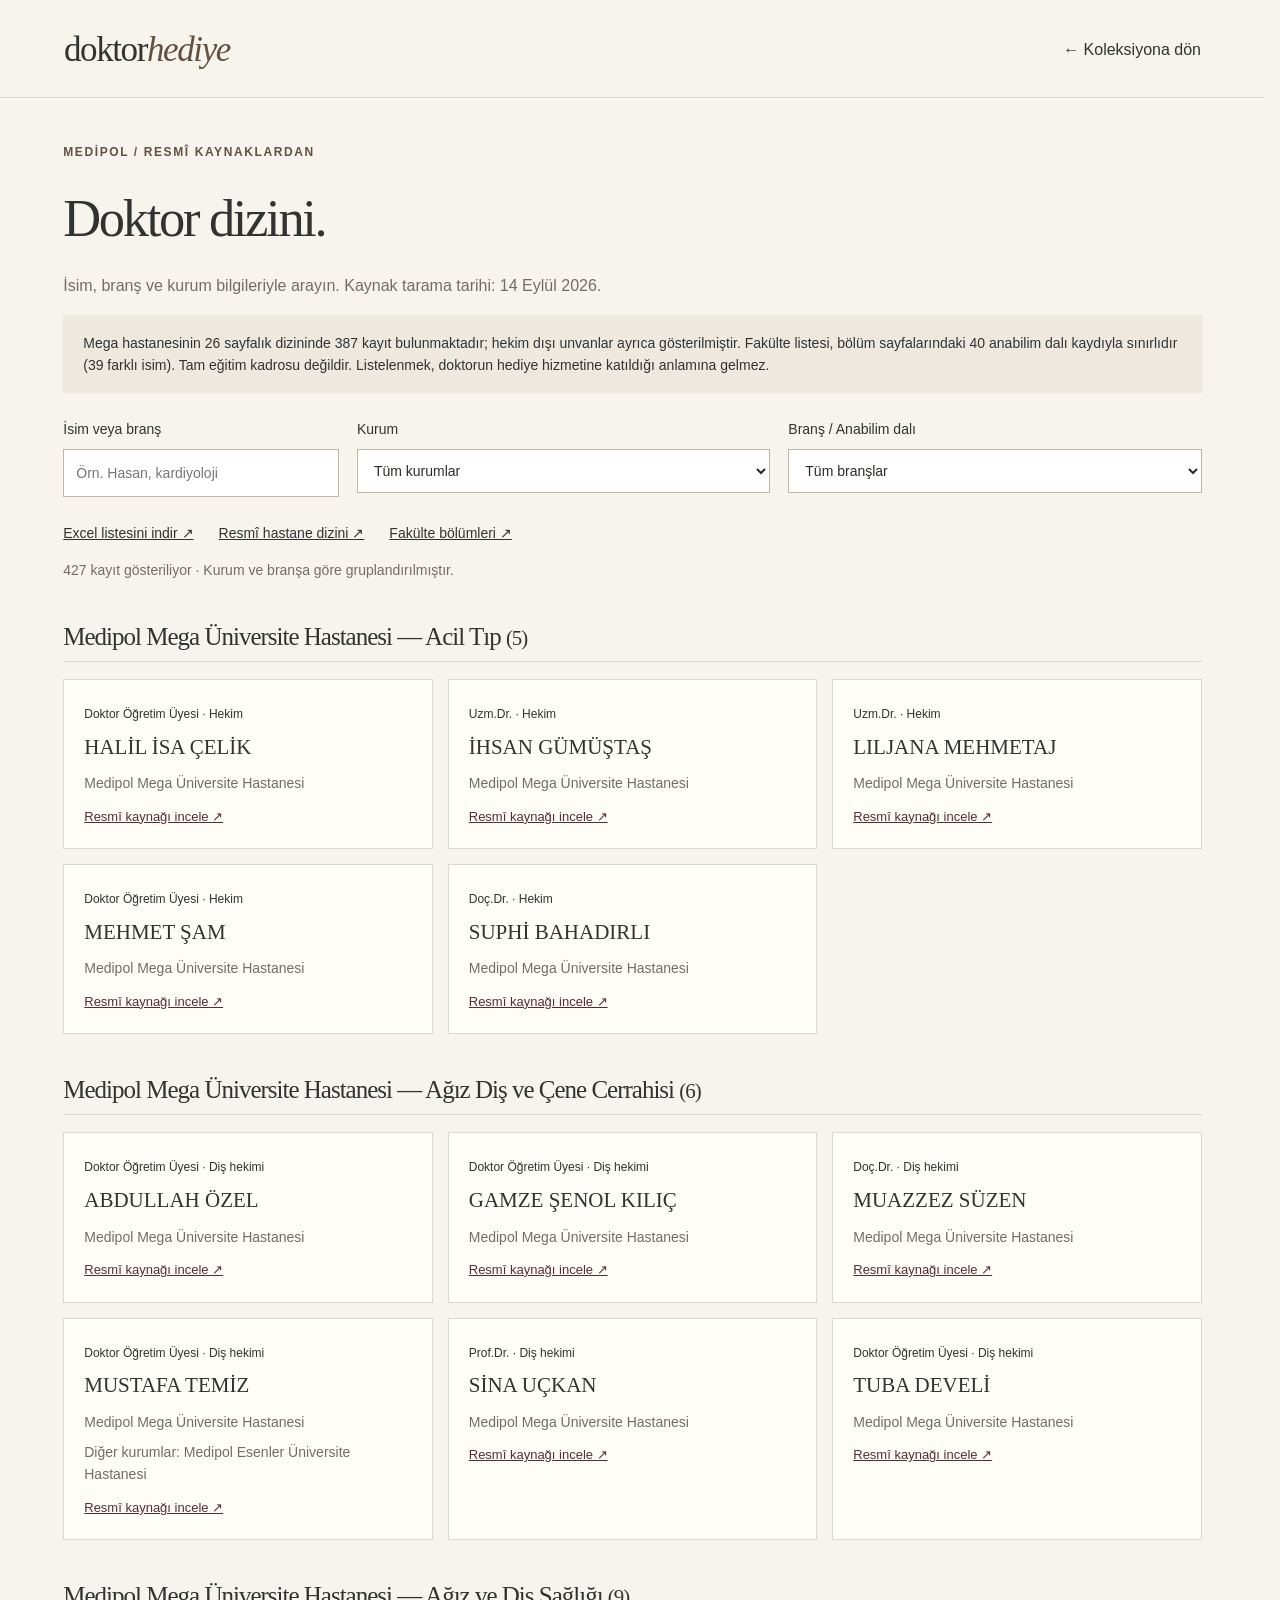
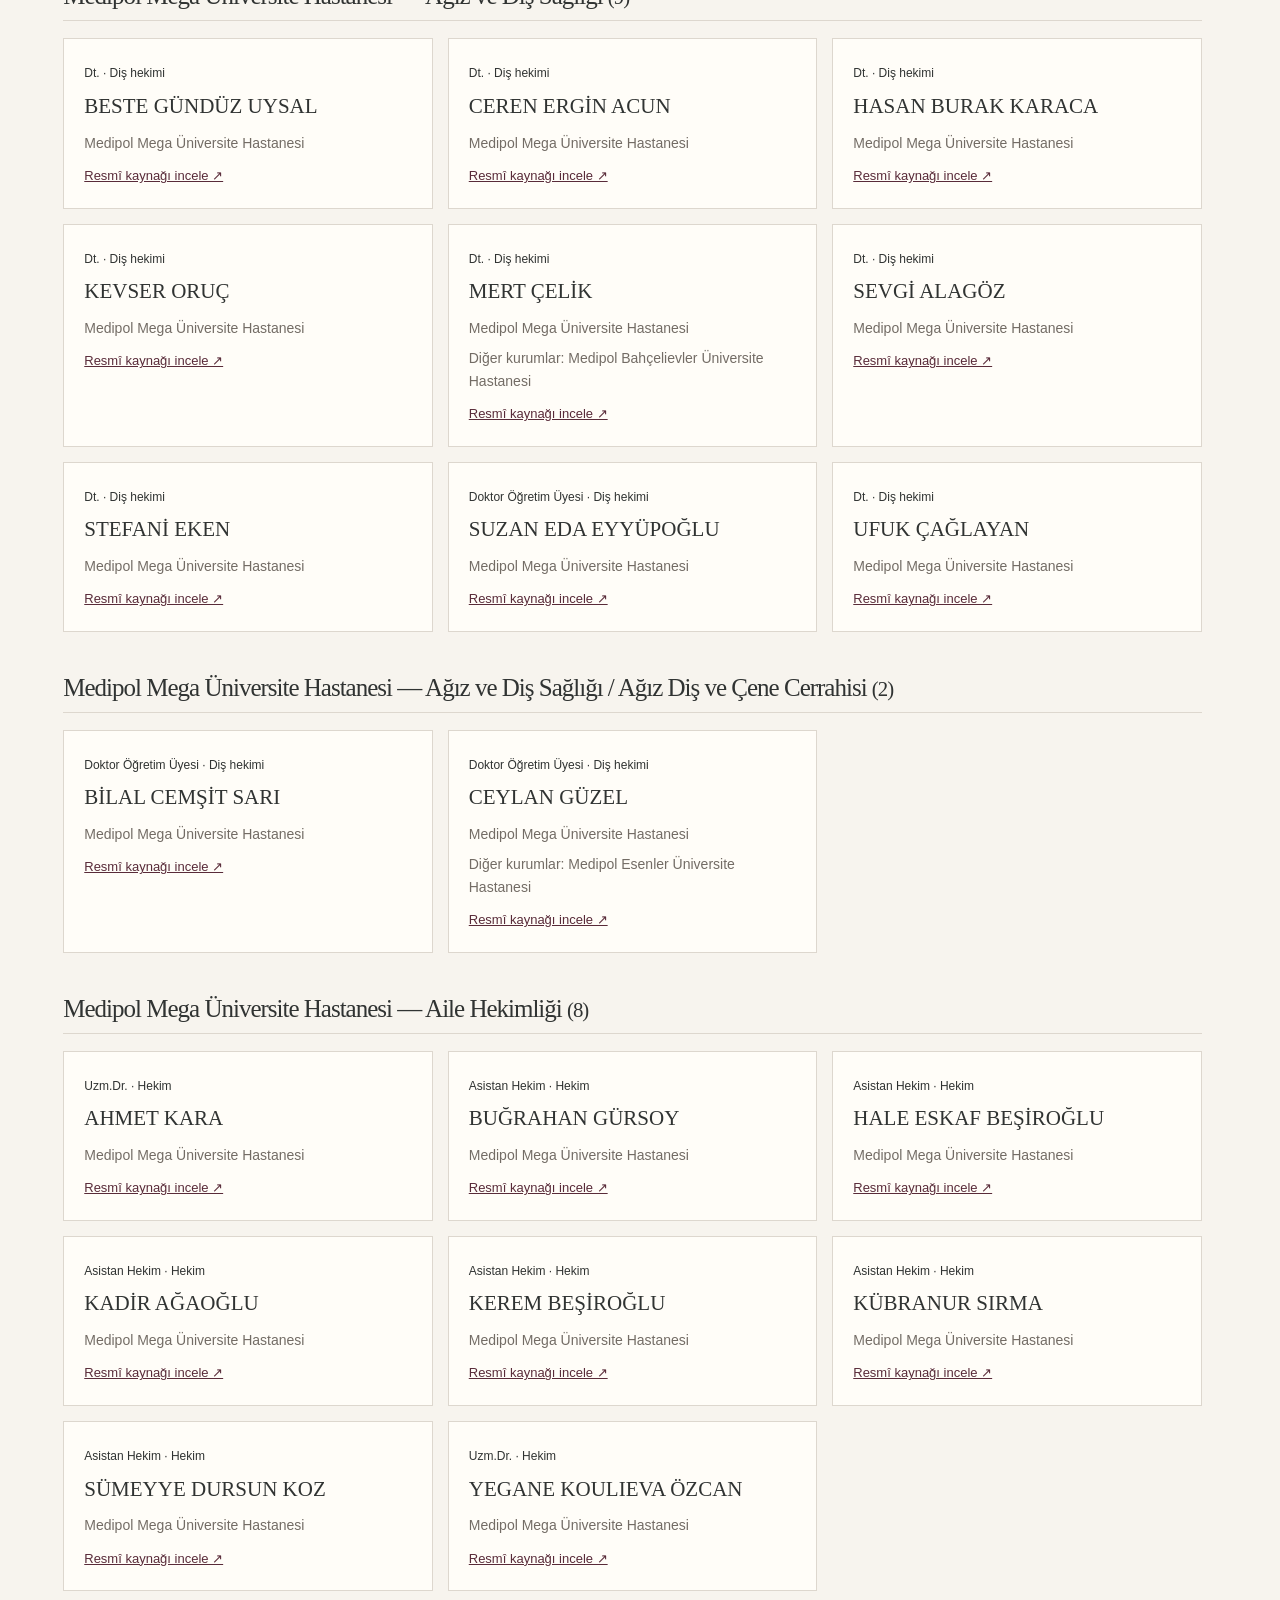
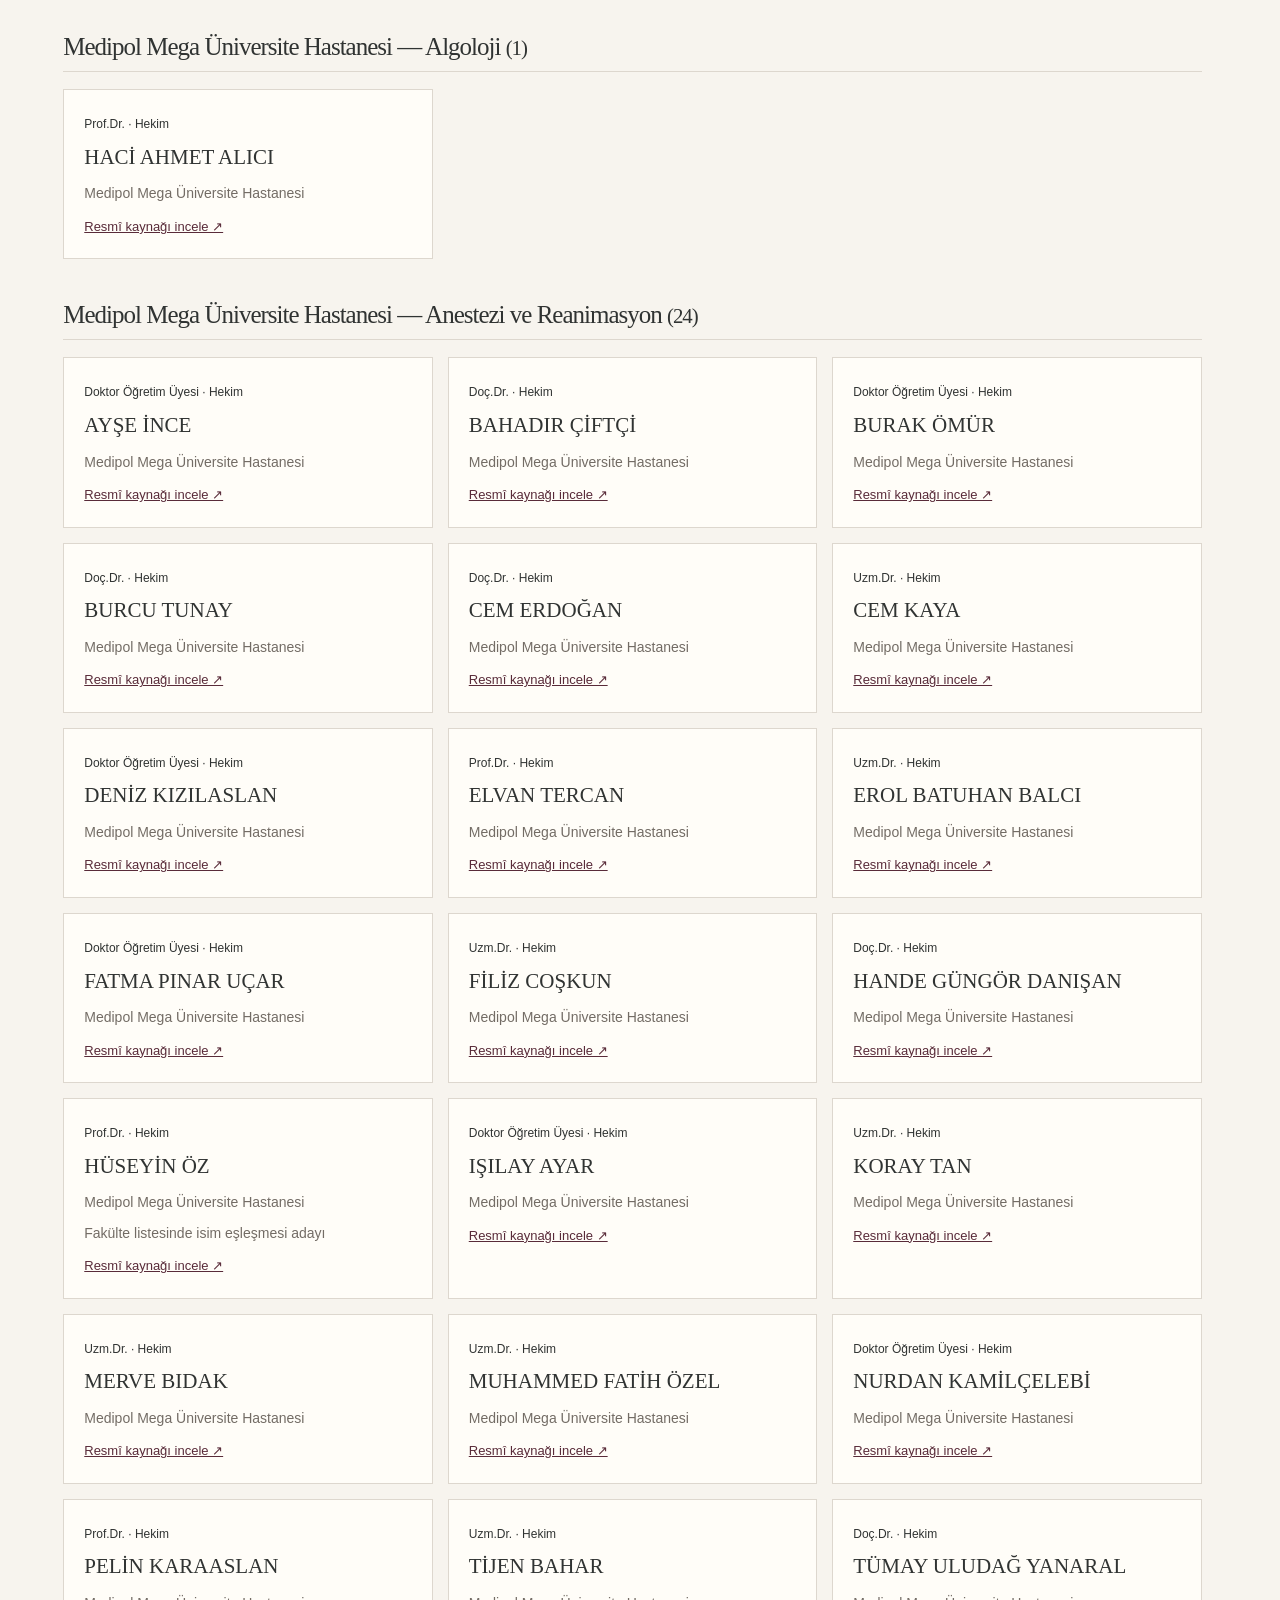
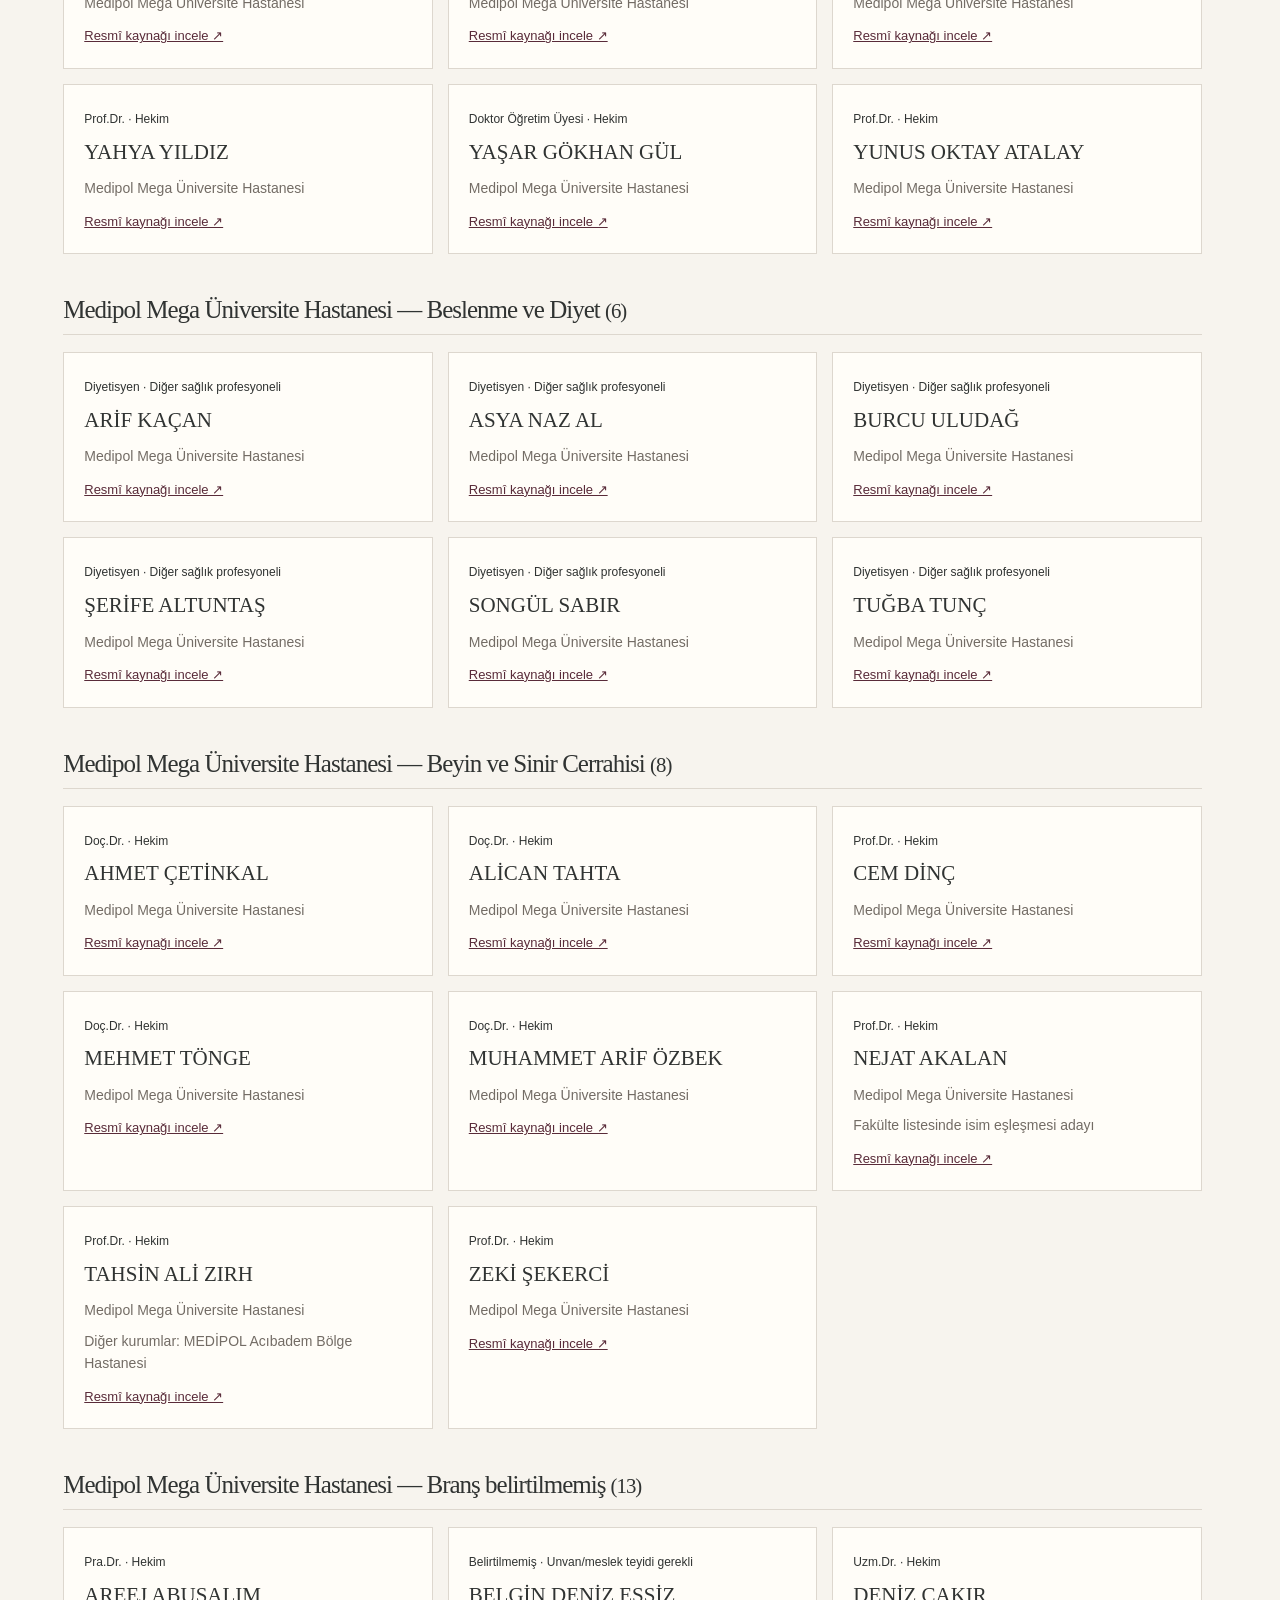
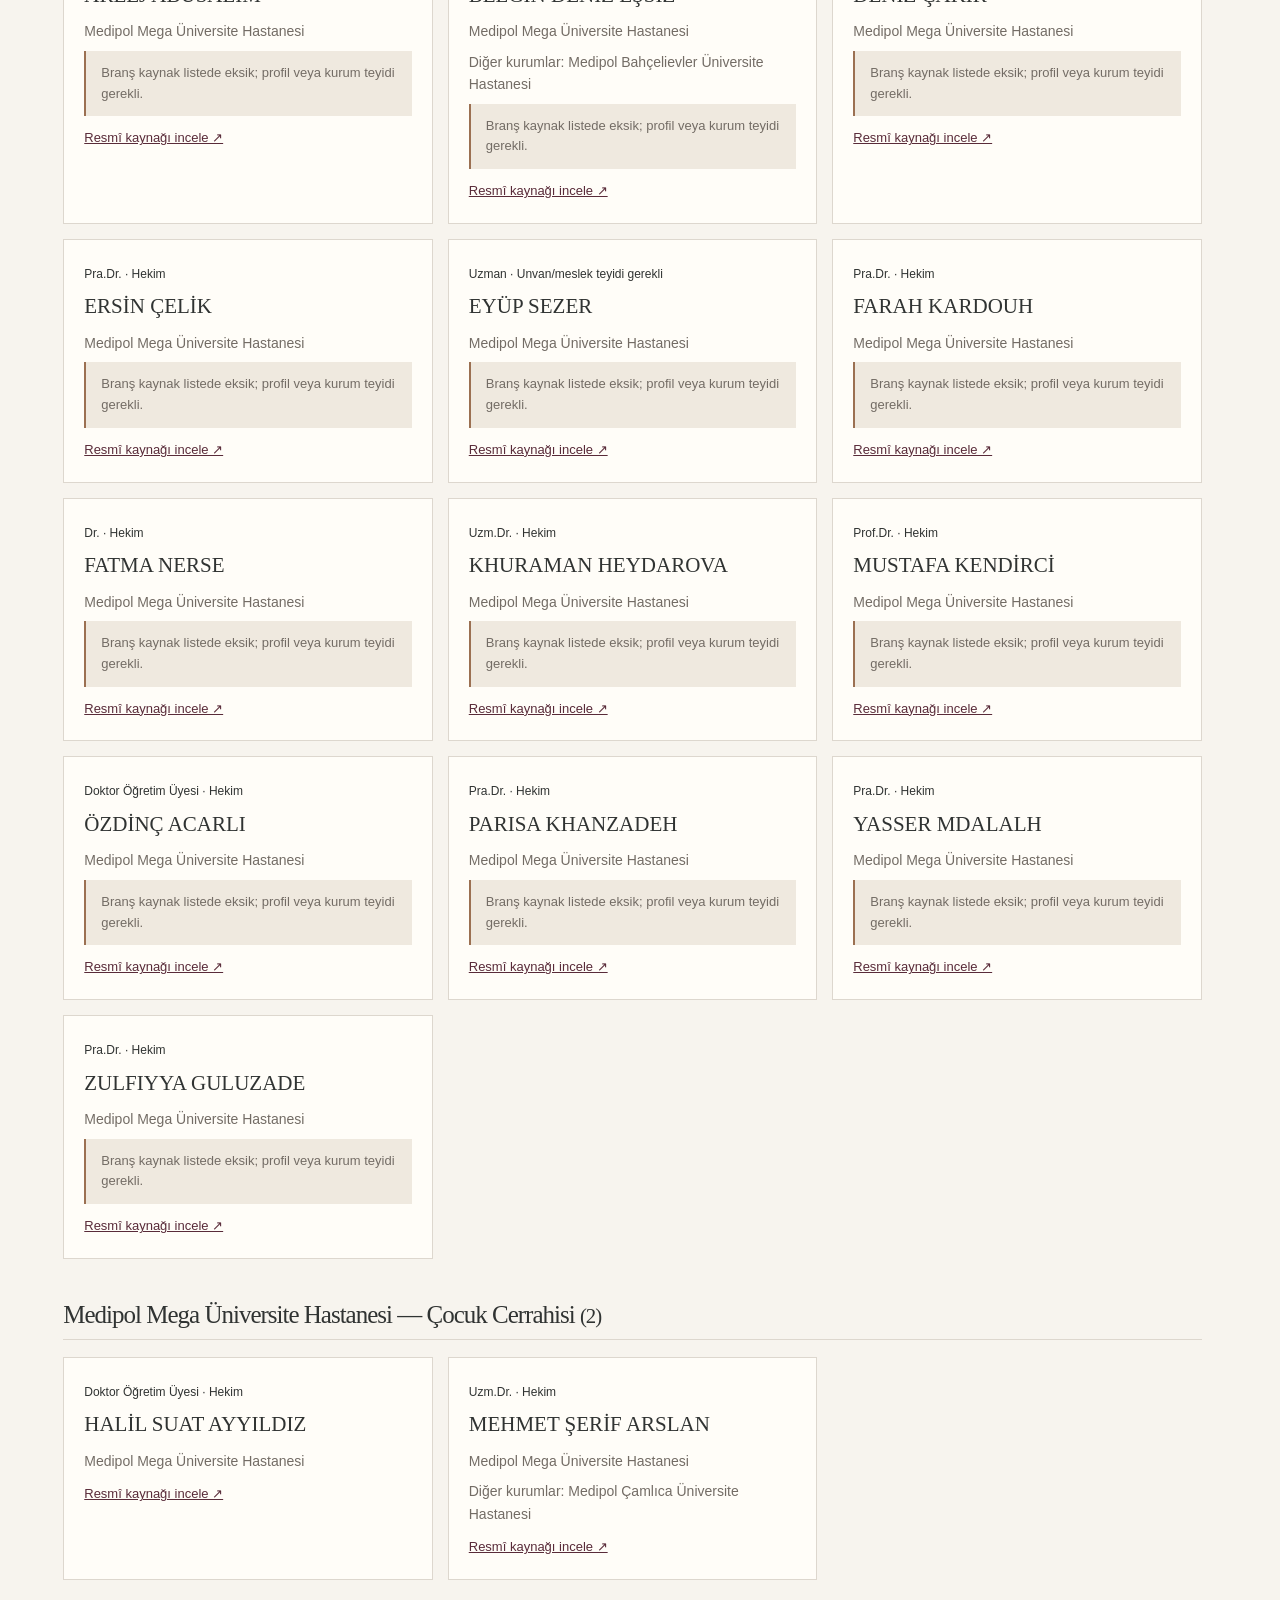
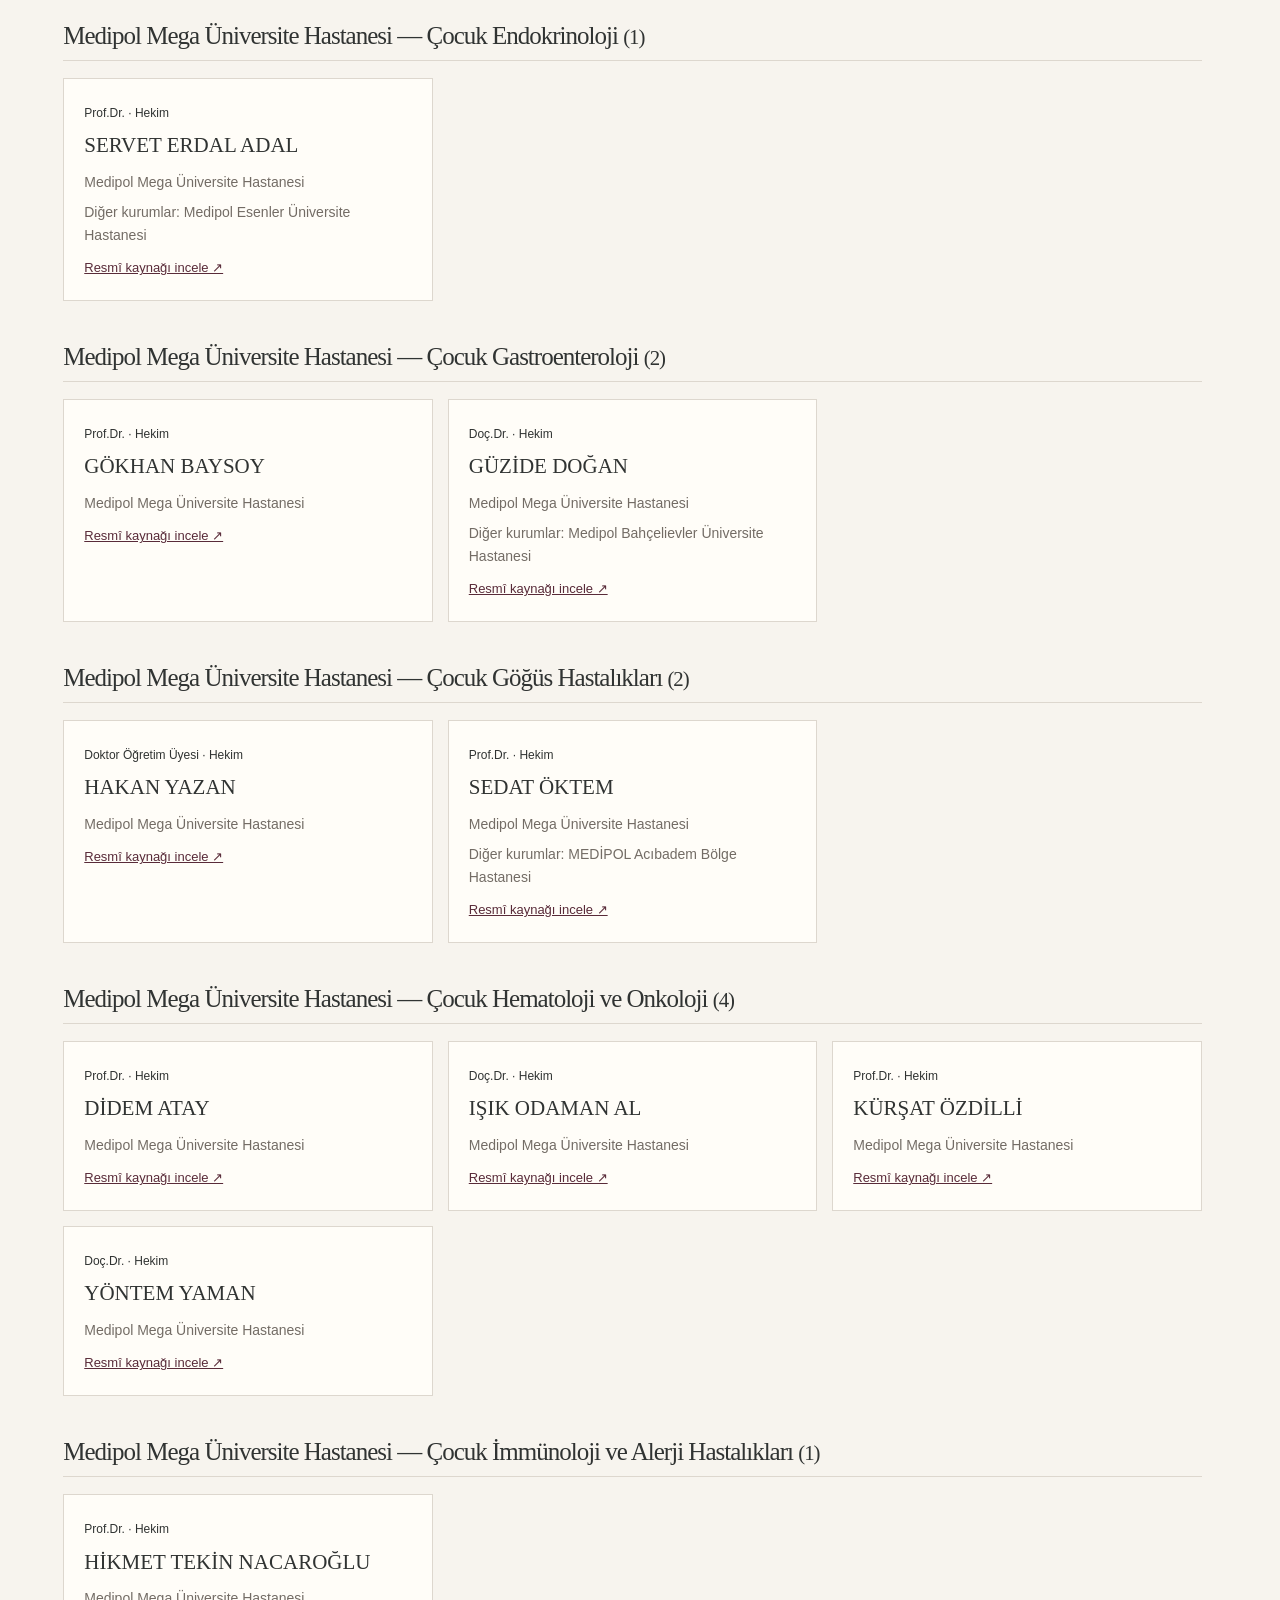
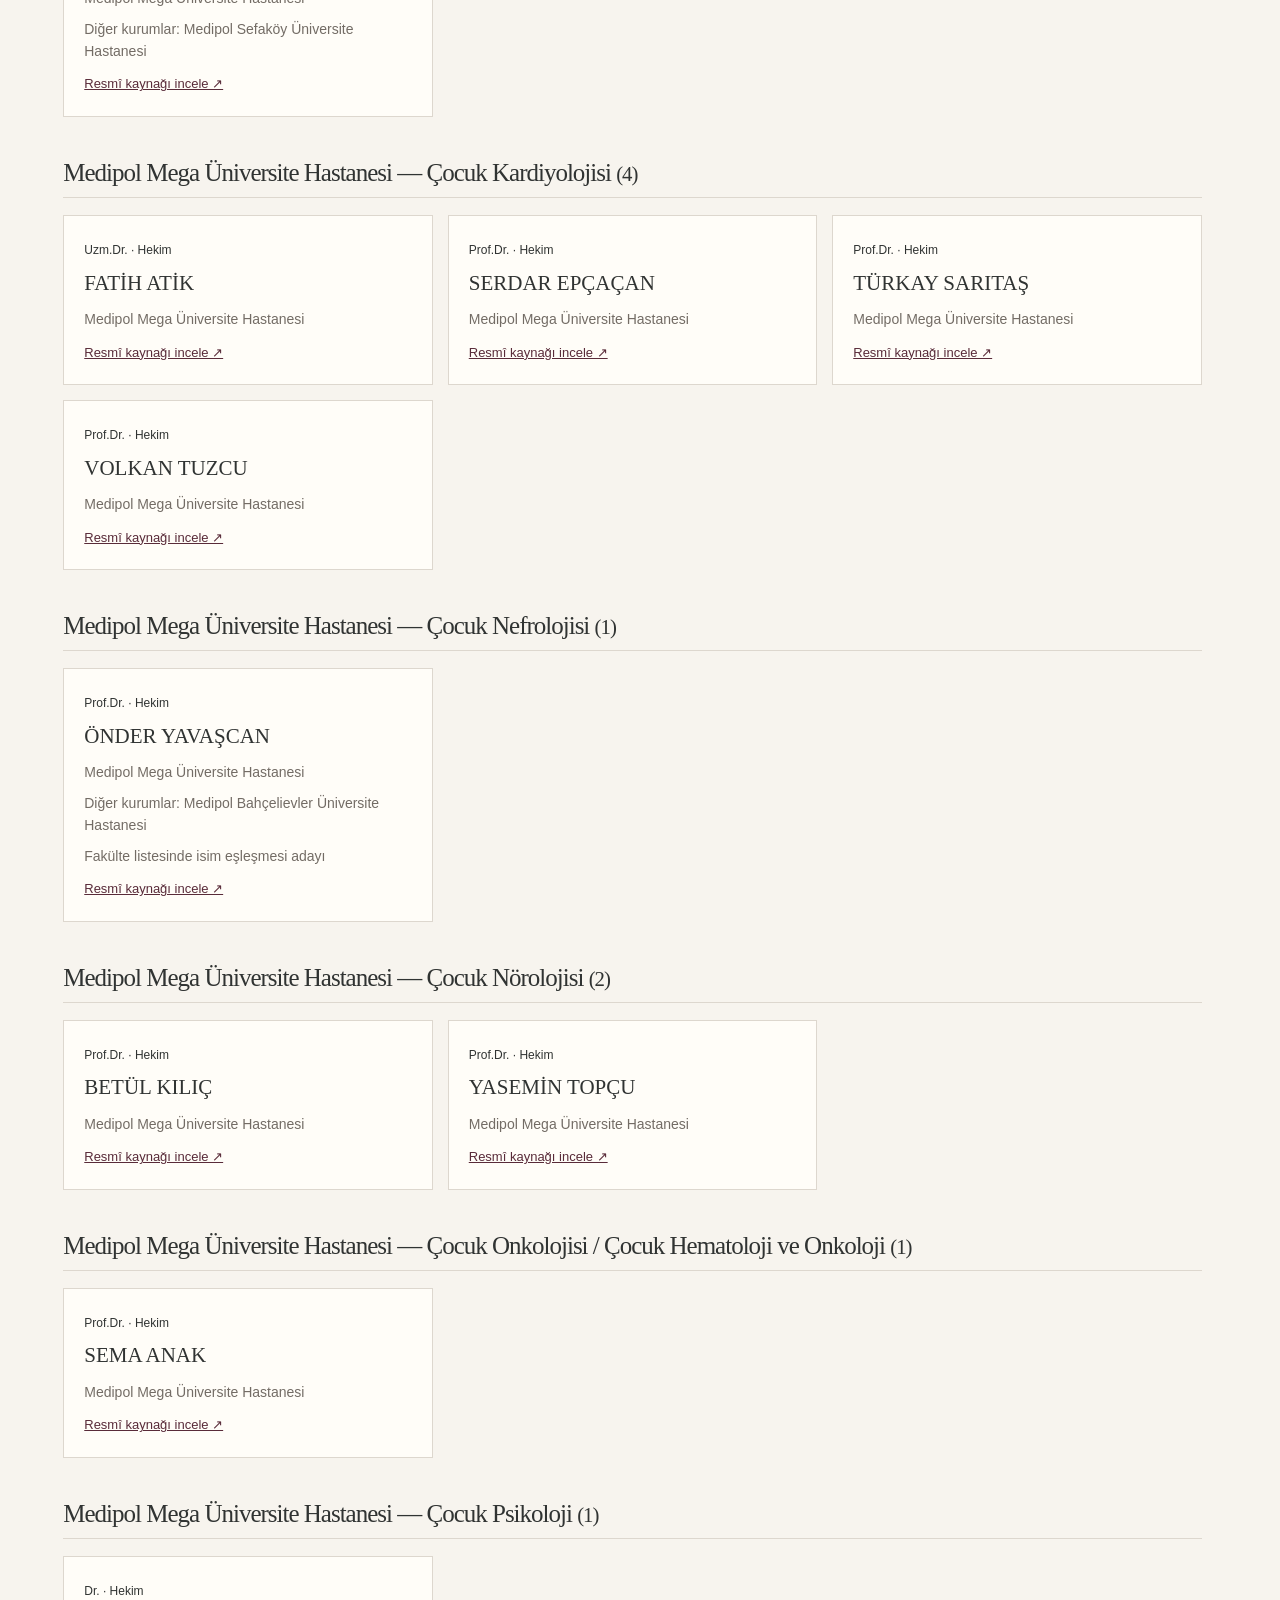
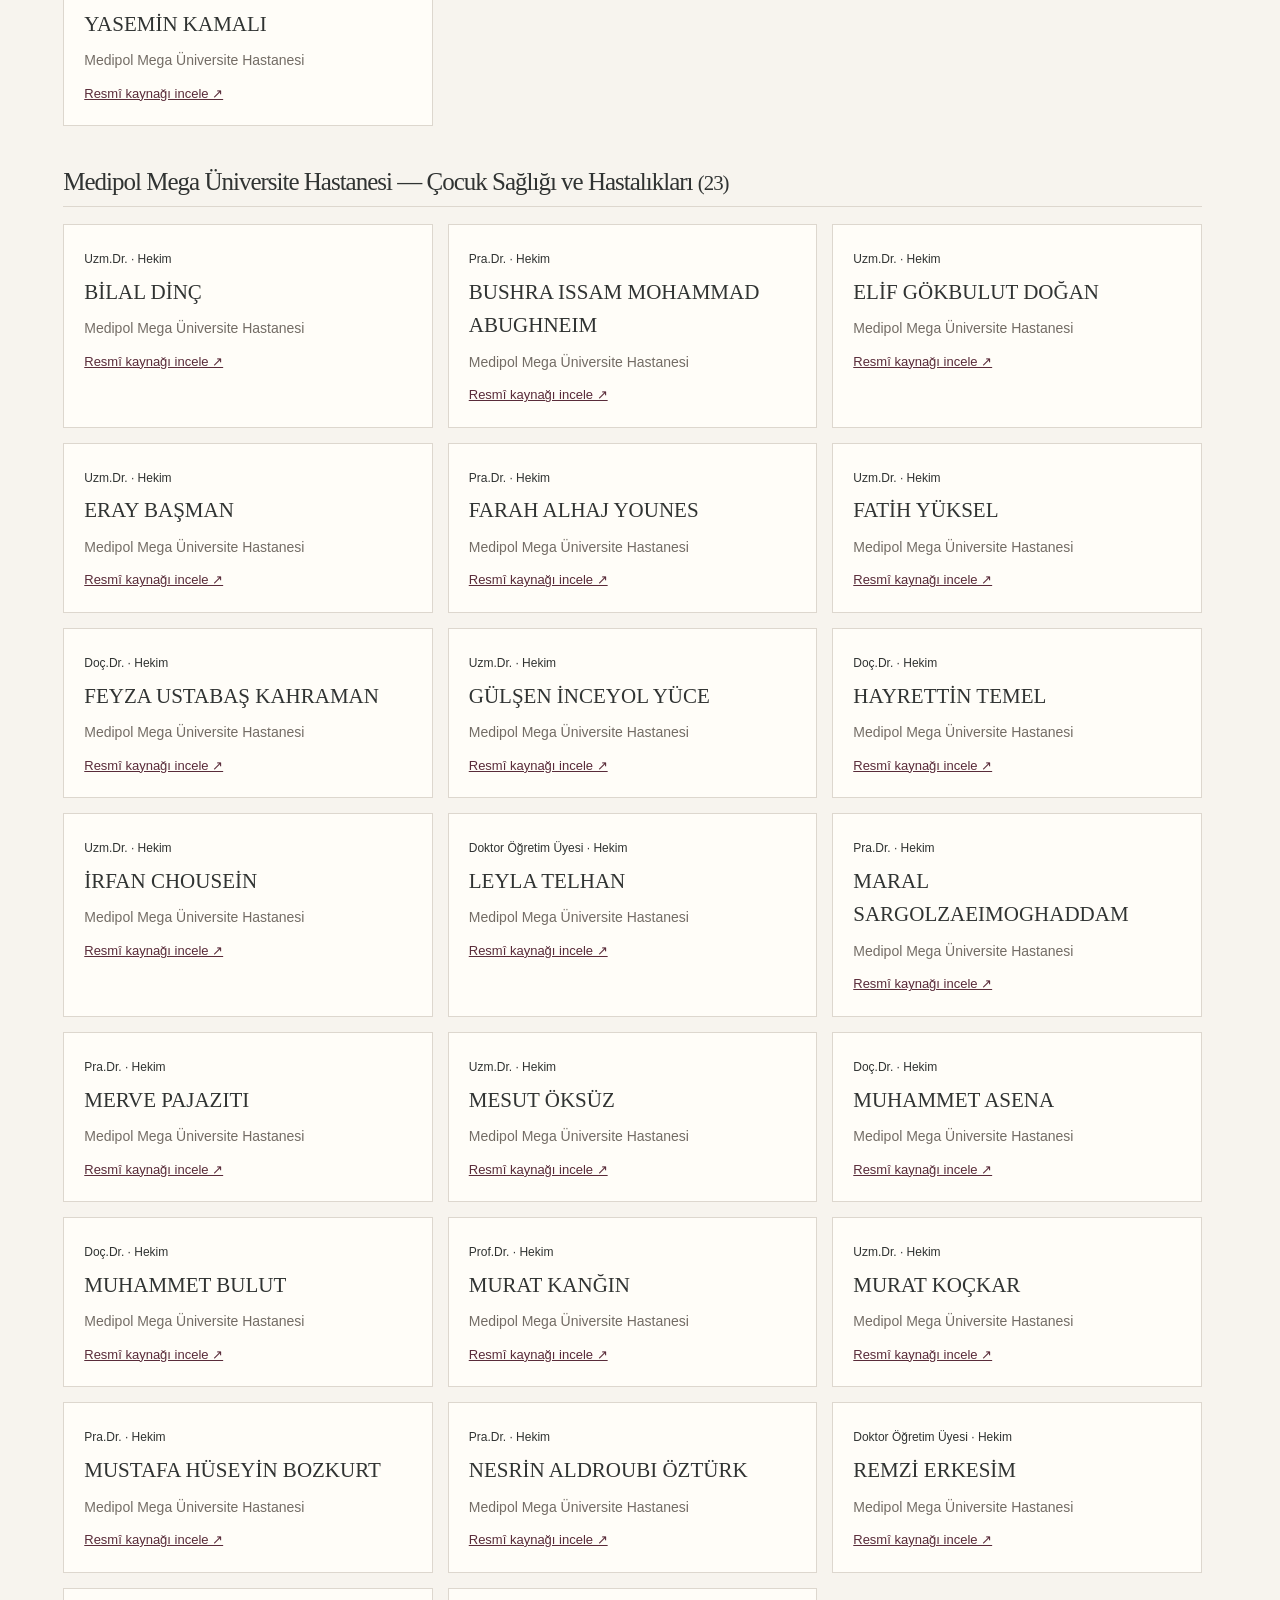
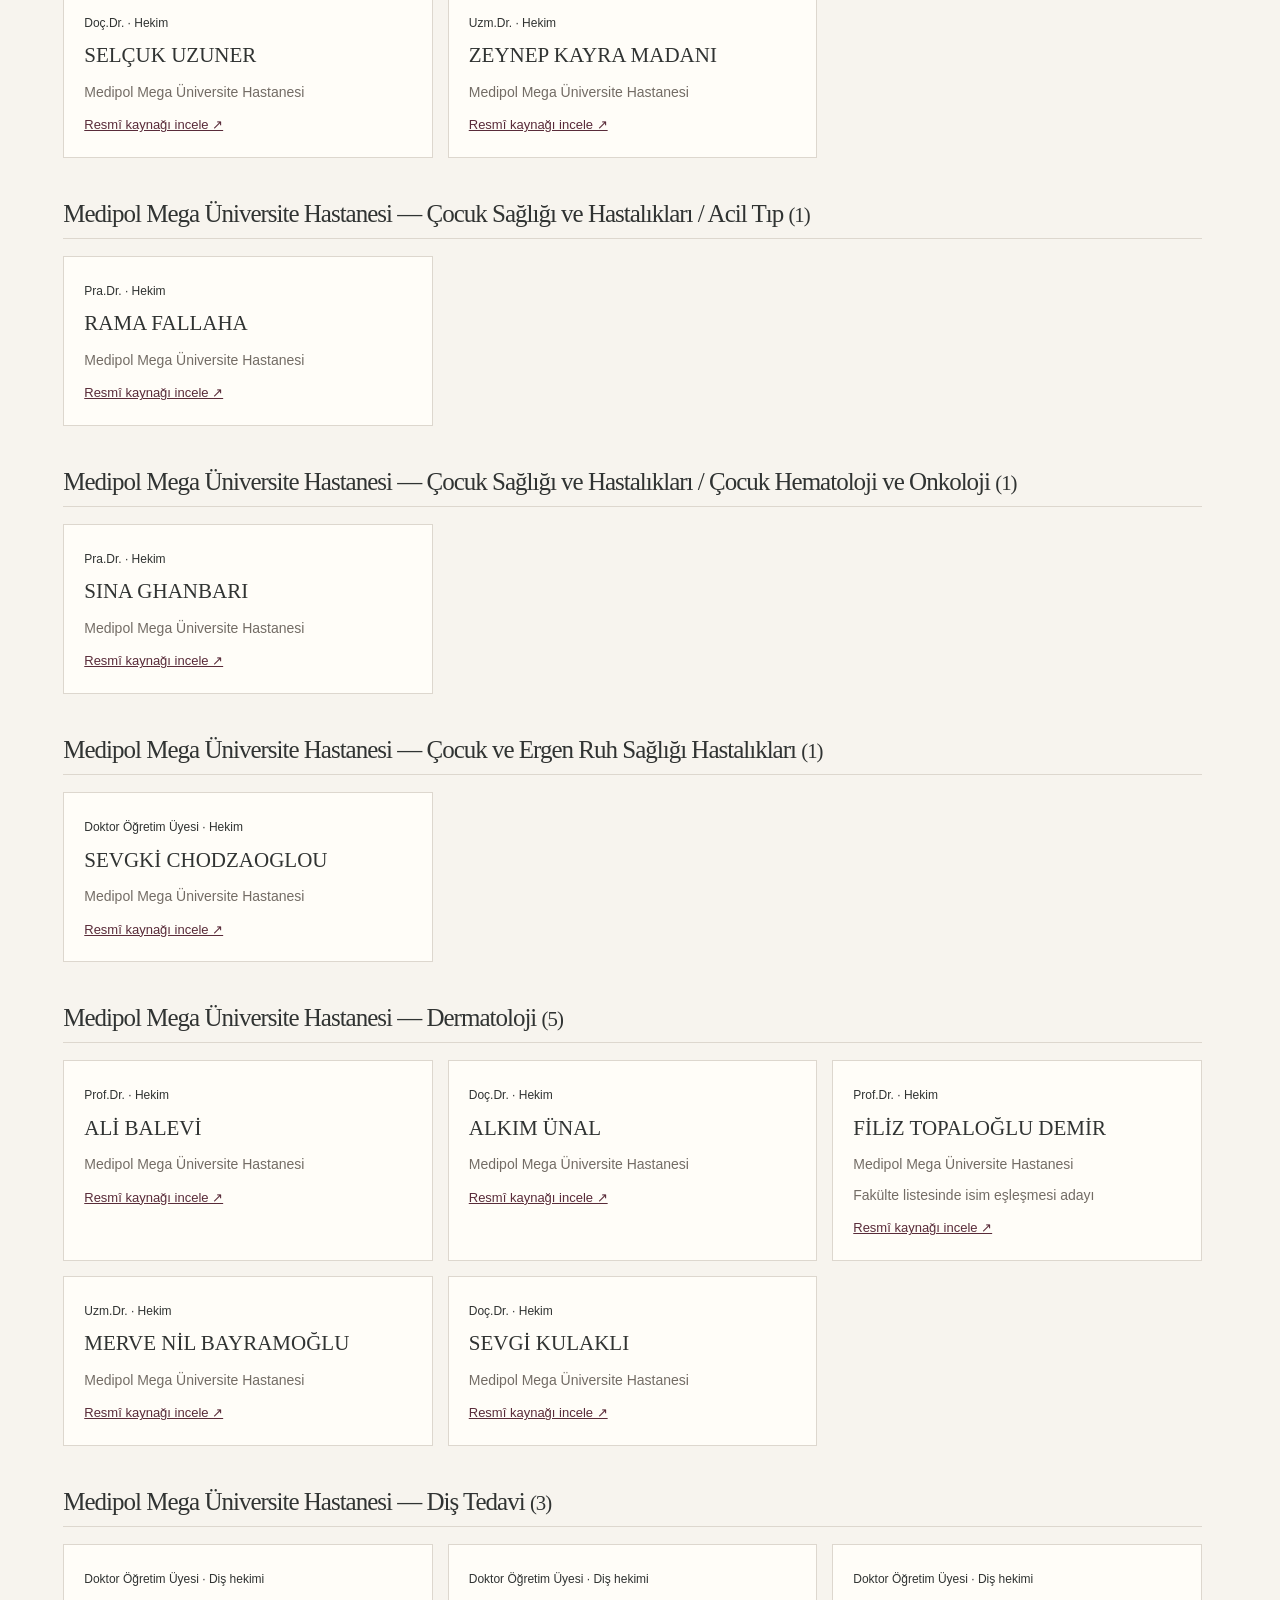
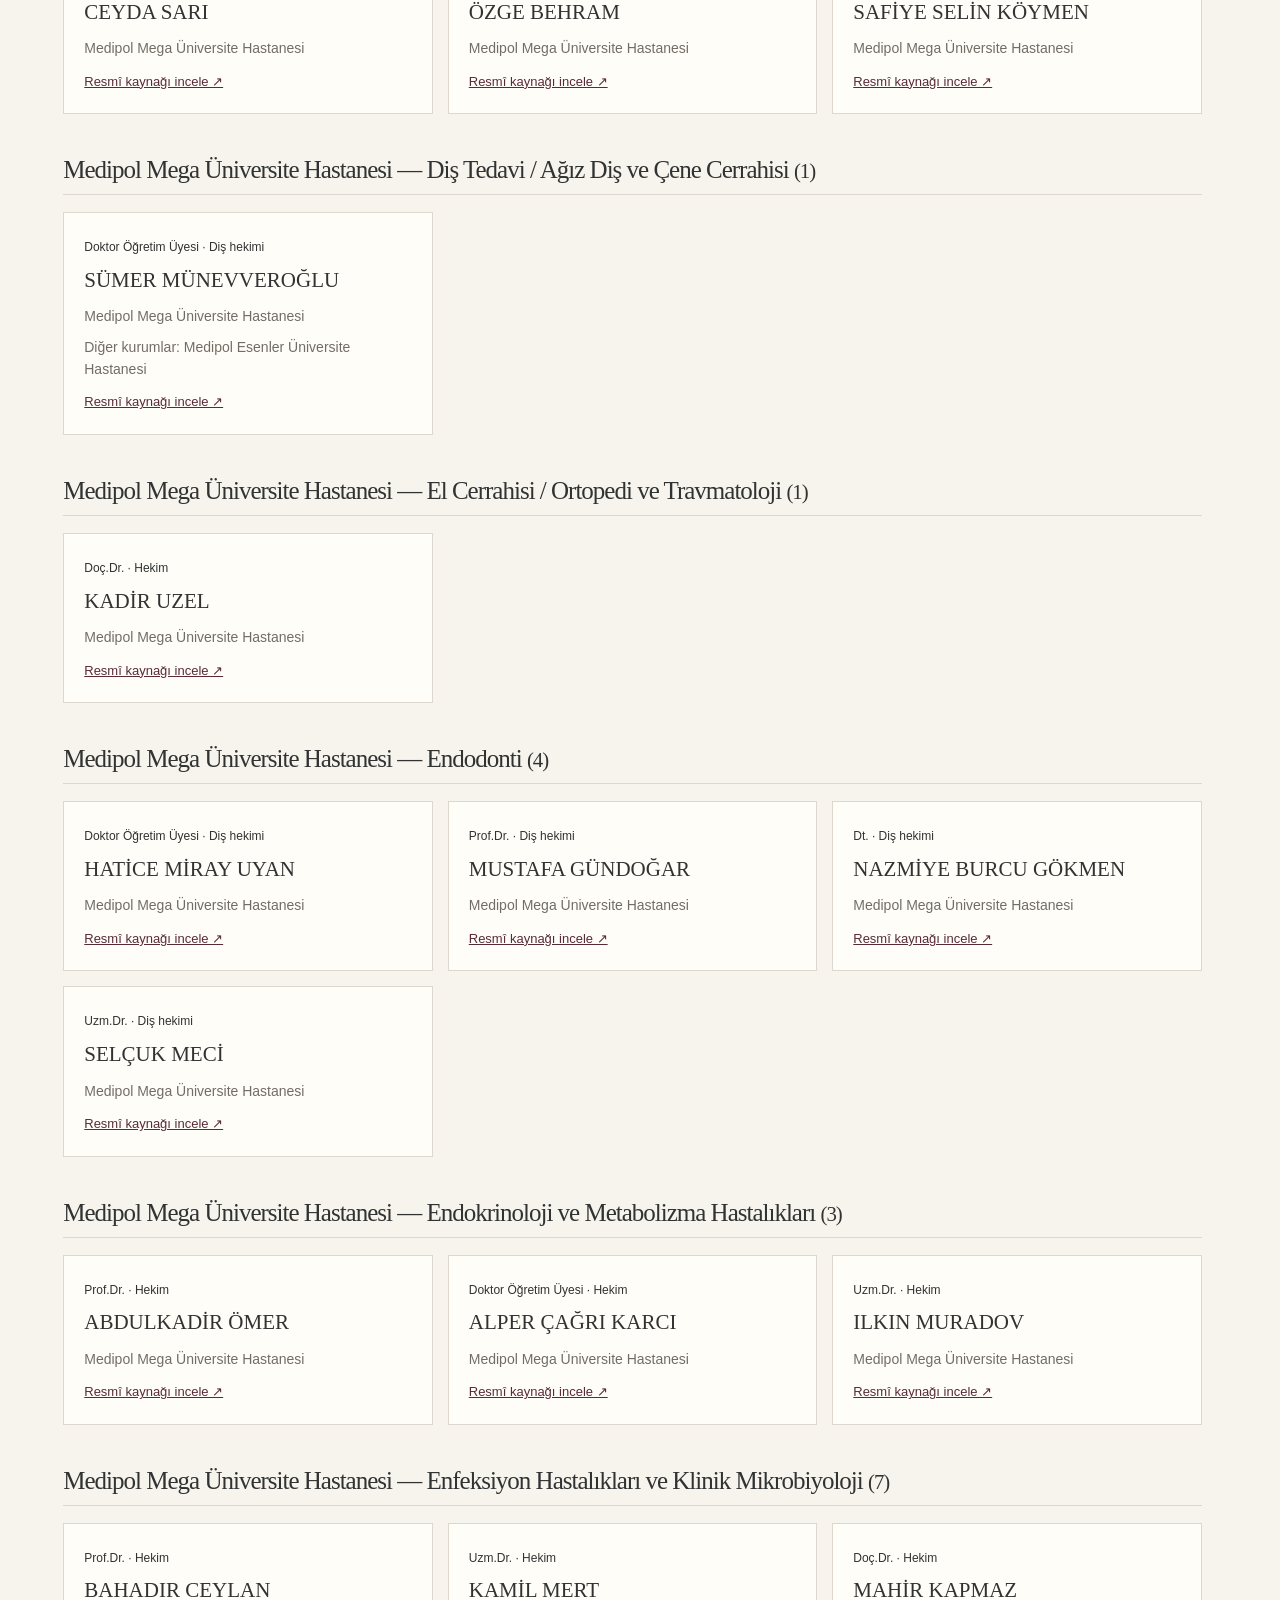
<file: doktorlar.html>
<!doctype html><html lang="tr"><head><meta charset="utf-8"><meta name="viewport" content="width=device-width,initial-scale=1"><title>Medipol Doktor Dizini — Doktor Hediye</title><link rel="stylesheet" href="style.css"><style>.directory{max-width:1350px;margin:auto;padding:45px 5%}.filters{display:grid;grid-template-columns:1fr 1.5fr 1.5fr;gap:18px;margin:25px 0}.filters label{font-size:14px}.filters input,.filters select{display:block;width:100%;padding:12px;border:1px solid #bfb5a9;background:white;color:#302927;font:inherit;margin-top:8px}.directory p{color:#736c65}.group-title{border-bottom:1px solid #ddd7ce;padding:25px 0 10px;font:25px Georgia}.doctorgrid{display:grid;grid-template-columns:repeat(3,1fr);gap:15px}.doctorcard{border:1px solid #ddd7ce;padding:20px;background:#fffdf8}.doctorcard h3{font-size:21px;margin:5px 0}.doctorcard p{font-size:14px;margin:8px 0}.doctorcard small{font-size:12px}.doctorcard a{font-size:13px;color:#592b39;text-decoration:underline}.count{font-size:14px}.research-note{font-size:14px;padding:17px 20px;background:#eee8df}.directory-links{display:flex;gap:25px;font-size:14px}.directory-links a{text-decoration:underline}@media(max-width:720px){.filters,.doctorgrid{grid-template-columns:1fr}.directory{padding:30px 6%}.directory h1{font-size:39px}.directory-links{flex-wrap:wrap}}</style></head><body><header><a class="brand" href="index.html">doktor<span>hediye</span></a><a href="index.html">← Koleksiyona dön</a></header><main class="directory"><div class="eyebrow">MEDİPOL / RESMÎ KAYNAKLARDAN</div><h1>Doktor dizini.</h1><p>İsim, branş ve kurum bilgileriyle arayın. Kaynak tarama tarihi: 14 Eylül 2026.</p><div class="research-note">Mega hastanesinin 26 sayfalık dizininde 387 kayıt bulunmaktadır; hekim dışı unvanlar ayrıca gösterilmiştir. Fakülte listesi, bölüm sayfalarındaki 40 anabilim dalı kaydıyla sınırlıdır (39 farklı isim). Tam eğitim kadrosu değildir. Listelenmek, doktorun hediye hizmetine katıldığı anlamına gelmez.</div><div class="filters"><label>İsim veya branş<input id="query" placeholder="Örn. Hasan, kardiyoloji"></label><label>Kurum<select id="institution"><option value="">Tüm kurumlar</option><option>Medipol Mega Üniversite Hastanesi</option><option>İstanbul Medipol Üniversitesi Tıp Fakültesi</option></select></label><label>Branş / Anabilim dalı<select id="branch"><option value="">Tüm branşlar</option></select></label></div><div class="directory-links"><a href="Medipol-Doktor-Listesi.xlsx" download>Excel listesini indir ↗</a><a href="https://medipol.com.tr/doktorlarimiz/medipol-mega-universite-hastanesi-doktorlari" target="_blank" rel="noopener">Resmî hastane dizini ↗</a><a href="https://www.medipol.edu.tr/akademik/fakulteler/tip-fakultesi/bolumler" target="_blank" rel="noopener">Fakülte bölümleri ↗</a></div><p id="count" class="count" aria-live="polite">Liste yükleniyor…</p><div id="listing"></div></main><script src="directory.js"></script></body></html>
</file>
<file: style.css>
:root{--paper:#faf8f3;--ink:#302927;--wine:#592b39;--muted:#736c65;--border:#ddd7ce}*{box-sizing:border-box}html{scroll-behavior:smooth;scroll-padding-top:30px}body{margin:0;background:var(--paper);color:var(--ink);font-family:Arial,Helvetica,sans-serif;font-size:16px;line-height:1.6}button,input,textarea{font:inherit}button,a,input,textarea{-webkit-tap-highlight-color:transparent}button,a{touch-action:manipulation}button{cursor:pointer}a{color:inherit;text-decoration:none}button:focus-visible,a:focus-visible,input:focus-visible,textarea:focus-visible{outline:3px solid #ac7f46;outline-offset:4px}.topline{background:var(--wine);color:#fff6ed;font-size:12px;letter-spacing:.07em;text-align:center;padding:9px 24px}.topline span{margin-left:38px;opacity:.8}header{max-width:1440px;margin:auto;display:flex;justify-content:space-between;align-items:center;padding:29px 6% 27px;border-bottom:1px solid var(--border)}.brand{font-family:Georgia,serif;font-size:32px;letter-spacing:-1.4px;line-height:1}.brand span{color:var(--wine);font-style:italic}.brand sup{font:9px Arial;vertical-align:top;margin-left:4px}.brand small{font:8px Arial;display:block;letter-spacing:2.05px;margin-top:12px}nav{display:flex;align-items:center;gap:34px;font-size:14px}.navbutton{border:1px solid var(--border);background:transparent;padding:10px 17px;color:var(--ink)}.navbutton span{margin-left:20px}.hero{display:grid;grid-template-columns:1.12fr 1fr;max-width:1440px;margin:auto;padding:48px 6% 60px;gap:7%}.hero-copy{padding:36px 0 20px}.eyebrow{font-size:11px;letter-spacing:1.7px;font-weight:600;color:var(--wine);display:flex;align-items:center;gap:12px}.line{width:27px;height:1px;background:var(--wine)}h1,h2,h3{font-family:Georgia,'Times New Roman',serif;font-weight:400}h1{font-size:clamp(38px,4.1vw,64px);line-height:1.16;letter-spacing:-2.3px;margin:26px 0 24px}em{color:var(--wine);font-weight:400} .hero-copy>p{font-size:16px;line-height:1.9;max-width:460px;color:var(--muted)}.finder{margin-top:32px;position:relative}.finder label{display:block;font-size:14px;margin-bottom:10px}.searchbox{border:1px solid #bfb5a9;display:flex;background:white;padding:6px;align-items:center;gap:8px}.searchbox>span{font-size:30px;margin:0 4px 0 9px;line-height:1}.searchbox input{min-width:0;flex:1;border:0;padding:10px 0;background:transparent;font-size:14px}.searchbox button,.primary{background:var(--wine);border:0;color:white;padding:12px 22px;display:inline-flex;gap:24px;justify-content:space-between;align-items:center;font-size:14px}.finder small{display:block;font-size:12px;margin-top:10px;color:var(--muted)}.hero-details{display:flex;gap:21px;font-size:12px;margin-top:30px;color:var(--muted)}.hero-image{min-height:510px;position:relative;overflow:hidden;background:#b7a188}.hero-image img,.image-placeholder{position:absolute;inset:0;width:100%;height:100%;object-fit:cover}.image-placeholder{background:linear-gradient(130deg,#beae98,#786451)}.hero-image:after{content:'';position:absolute;inset:40% 0 0;background:linear-gradient(transparent,#1c1715b0)}.image-caption{position:absolute;z-index:1;bottom:30px;left:32px;color:white;display:grid;gap:12px}.image-caption span{font-size:10px;letter-spacing:1.5px}.image-caption strong{font:30px/1.18 Georgia}.seal{position:absolute;z-index:1;right:20px;top:22px;border:1px solid #f6eee0a0;border-radius:50%;width:100px;height:100px;text-align:center;padding:16px 0;font-size:8px;letter-spacing:2px;color:#fff7e9;background:#442c1c28}.seal i{font:italic 19px Georgia;letter-spacing:0}.collection{padding:55px 6% 68px;background:#f0ede6}.section-top{display:flex;justify-content:space-between;align-items:end;max-width:1268px;margin:auto auto 30px}h2{font-size:38px;letter-spacing:-1px;line-height:1.2;margin:17px 0}.section-top p{font-size:14px;color:var(--muted);margin:0 0 7px}.products{display:grid;grid-template-columns:repeat(3,1fr);gap:20px;max-width:1268px;margin:auto}.product{text-align:left;background:var(--paper);border:1px solid var(--border);padding:25px 27px;color:inherit;transition:transform .2s,border-color .2s}.product:hover{transform:translateY(-4px);border-color:var(--wine)}.product-top,.product-bottom{display:flex;justify-content:space-between;gap:10px}.product-top{font-size:10px;letter-spacing:1.2px;color:var(--wine)}.product-top span:last-child{font-size:21px;line-height:1}.product h3{font-size:27px;margin:28px 0 12px}.product p{font-size:14px;color:var(--muted);line-height:1.8}.product-bottom{border-top:1px solid var(--border);padding-top:20px;margin-top:28px;align-items:center;font-size:13px}.product-bottom strong{font-weight:500;font-size:17px}.how{max-width:1440px;padding:78px 9%;display:grid;grid-template-columns:1fr 1.1fr;gap:14%;margin:auto}.how-title .eyebrow{line-height:1.9}.steps article{display:flex;gap:24px;padding:0 0 22px;margin-bottom:20px;border-bottom:1px solid var(--border)}.steps article:last-child{margin-bottom:0}.steps article>span{font:italic 22px Georgia;color:#9e7960;padding-top:7px}.steps h3{font-size:22px;margin:0 0 8px}.steps p{font-size:14px;color:var(--muted);margin:0}.closing{text-align:center;background:var(--wine);color:var(--paper);padding:42px 20px 52px}.closing>span{font:48px Georgia;color:#c99f80;display:block;height:32px}.closing h2{font-size:38px}.closing p{font-size:14px;color:#e1cfd1}.closing .primary{margin-top:12px;background:var(--paper);color:var(--wine)}footer{padding:35px 6%;display:flex;align-items:center;gap:30px;flex-wrap:wrap}footer .brand{font-size:27px}footer p{font-size:13px;color:var(--muted)}footer small{flex-basis:100%;font-size:12px;color:var(--muted)}.results{position:absolute;z-index:3;top:97px;background:white;border:1px solid var(--border);width:100%;box-shadow:0 14px 30px #30292714;max-height:285px;overflow:auto}.results button{width:100%;display:block;text-align:left;border:0;border-bottom:1px solid var(--border);padding:14px 17px;background:white;color:var(--ink);font-size:14px}.results button:hover{background:#f0ede6}.results span{display:block;font-size:12px;color:var(--muted)}.results p{padding:12px 17px;font-size:14px}.selected{color:var(--wine);font-size:14px;margin-top:8px}.selected:empty{display:none}dialog{width:min(620px,calc(100% - 28px));border:1px solid var(--border);background:var(--paper);color:var(--ink);padding:38px;max-height:90vh;overflow:auto}dialog::backdrop{background:#22191b88;backdrop-filter:blur(4px)}.close{position:absolute;right:13px;top:8px;background:none;border:0;font-size:28px;color:var(--ink)}dialog h2{font-size:31px;margin-top:16px}dialog p{font-size:14px;color:var(--muted)}dialog label{display:block;font-size:14px;margin:15px 0 6px}dialog input,dialog textarea{width:100%;padding:11px 13px;border:1px solid #c8bfb4;background:white;border-radius:0;color:var(--ink)}dialog textarea{min-height:110px;resize:vertical}.summary{padding:15px 18px;background:#eee8df;margin:20px 0}.summary p{margin:4px 0}.actions{display:flex;gap:14px;justify-content:space-between;align-items:center;margin-top:24px}.secondary{padding:10px 15px;border:1px solid var(--border);background:transparent;color:var(--ink)}.notice{padding:12px 15px;border-left:2px solid #9b7052;background:#efe9df;font-size:13px!important}.timeline{list-style:none;padding:0}.timeline li{padding:13px 0 13px 25px;border-left:1px solid var(--border);font-size:14px;color:var(--muted)}.timeline li:first-child{border-color:var(--wine);color:var(--wine)}.formerror{color:#9b243f!important}body:has(dialog[open]){overflow:hidden}@media(min-width:1550px){.hero{padding-top:58px}.hero-image{min-height:565px}}@media(max-width:1000px){header{padding:25px 5%}nav{gap:18px}.hero{gap:5%;padding:30px 5% 45px}.hero-copy{padding-top:25px}h1{font-size:45px}.hero-details{gap:12px;flex-wrap:wrap}.hero-image{min-height:510px}.product{padding:22px 20px}.product h3{font-size:23px}.product-bottom{flex-wrap:wrap}.how{gap:7%;padding:60px 6%}}@media(max-width:720px){.topline{font-size:11px}.topline span{display:none}header{align-items:center;padding:22px 6%}.brand{font-size:28px}.brand small{font-size:6px;letter-spacing:1.5px}nav>a{display:none}.navbutton{font-size:12px;padding:8px 10px}.navbutton span{margin-left:5px}.hero{grid-template-columns:1fr;padding:12px 6% 35px;gap:30px}.hero-copy{padding:22px 0 0}h1{font-size:46px;letter-spacing:-1.9px}.eyebrow{font-size:10px}.hero-copy>p{font-size:15px}.finder{margin-top:24px}.hero-image{min-height:390px;max-height:470px;aspect-ratio:1.08}.hero-details{gap:15px;font-size:11px;margin-top:23px}.hero-image img{object-position:center 45%}.section-top{align-items:start;gap:16px;flex-direction:column}h2{font-size:32px}.section-top p{font-size:14px}.collection{padding:38px 6%}.products{grid-template-columns:1fr;gap:15px}.product h3{margin-top:15px;font-size:27px}.product p br{display:none}.product-bottom{margin-top:18px}.how{grid-template-columns:1fr;gap:27px;padding:45px 7%}.how-title .eyebrow br{display:none}.how h2 br{display:none}.closing h2{font-size:33px}footer{gap:10px 24px;padding:30px 6%}dialog{padding:30px 23px}.actions{flex-wrap:wrap}.actions .primary{flex:1}.searchbox button{padding:12px 17px}}@media(prefers-reduced-motion:reduce){*{scroll-behavior:auto!important;transition:none!important}}
/* Monogram collection */
:root{--paper:#f8f6f1;--wine:#4c2430;--border:#dfd9cf}header{padding-top:32px;padding-bottom:30px}.brand{font-size:35px}.brand small{font-size:9px;letter-spacing:1.7px}nav{gap:26px}.hero{grid-template-columns:.9fr 1.1fr;gap:5%;padding:0 0 0 6%;max-width:1600px}.hero-copy{padding:60px 0 44px}.hero h1{font-size:clamp(48px,4.8vw,76px);line-height:1.08;letter-spacing:-2.5px;margin:30px 0}.hero-copy>p{max-width:440px;font-size:16px;line-height:1.85}.hero .finder{max-width:460px;margin-top:34px}.hero-image{min-height:595px}.hero-image video{width:100%;height:100%;position:absolute;inset:0;object-fit:cover;object-position:59% center}.image-caption{left:36px;bottom:36px;gap:15px}.image-caption strong{font-size:39px;font-style:italic}.image-caption span{font-size:12px;letter-spacing:2px}.motion-toggle{position:absolute;right:24px;bottom:29px;z-index:2;border:1px solid #fff7;color:white;background:#1f181740;width:45px;height:45px;border-radius:50%;font-size:18px}.hero-details{font-size:12px;gap:18px}.collection{background:var(--paper);padding-top:70px;padding-bottom:75px}.section-top{margin-bottom:34px}.section-top h2{font-size:43px}.products{gap:25px}.product{padding:0;border:0;background:transparent;transition:transform .25s}.product:hover{transform:translateY(-3px)}.product-photo{aspect-ratio:4/4.7;overflow:hidden;position:relative;background:#d8ccc0}.product-photo img{width:100%;height:100%;object-fit:cover;transition:transform .7s}.product:first-child .product-photo img{object-position:61% center}.product:hover img{transform:scale(1.025)}.product-tag{position:absolute;bottom:17px;left:18px;color:white;background:#251c1970;padding:5px 9px;font-size:10px;letter-spacing:1.6px}.product-info{padding:23px 0 0}.product h3{font-size:29px;margin:10px 0}.product p{margin:8px 0;font-size:14px}.product-bottom{margin-top:20px;padding-top:16px}.product-top{font-size:11px}.atelier{background:#eae5dc;display:grid;grid-template-columns:1fr 1fr;gap:9%;padding:64px 9%;align-items:center}.atelier-film{position:relative;max-width:530px}.atelier-film video{width:100%;display:block;aspect-ratio:1;object-fit:cover;background:#2c211b}.film-caption{display:block;letter-spacing:1.7px;font-size:11px;margin-top:14px}.atelier-copy h2{font-size:48px;margin:25px 0}.atelier-copy p{color:var(--muted);font-size:16px;line-height:1.9;max-width:430px}.atelier-facts{display:flex;gap:25px;border-top:1px solid #cfc6b9;padding-top:23px;margin-top:27px;font-size:12px;color:#8d7158}.atelier-facts b{font-weight:400;color:var(--ink);display:block;font-size:14px;margin-top:5px}.text-link{display:inline-block;border-bottom:1px solid var(--wine);padding-bottom:6px;margin-top:28px;color:var(--wine);font-size:14px}.how{padding-top:75px;padding-bottom:65px}.closing{background:#352329;padding:45px 20px 52px}footer small{max-width:1000px;line-height:1.8}.eyebrow{font-size:12px;letter-spacing:1.6px}.brand small{font-size:9px} .product-tag{font-size:12px}.product-top{font-size:12px}.hero-details{font-size:13px}.film-caption{font-size:12px}
@media(max-width:1000px){nav{gap:15px;font-size:13px}.hero-copy{padding:40px 0}.hero h1{font-size:52px}.hero{padding-left:5%;gap:4%}.hero-image{min-height:570px}.atelier{gap:6%;padding:50px 6%}.atelier-copy h2{font-size:39px}.atelier-copy p{font-size:15px}.product h3{font-size:25px}}
@media(max-width:720px){header{padding:25px 6%}.brand{font-size:31px}.brand small{font-size:8px}.hero{display:flex;flex-direction:column;padding:0;gap:0}.hero-copy{padding:36px 6% 33px}.hero h1{font-size:54px;margin:25px 0;line-height:1.06}.hero .eyebrow{font-size:10px;letter-spacing:1.2px}.hero-copy>p{font-size:16px}.hero-image{min-height:400px;max-height:none;aspect-ratio:1.12}.hero-image video{object-position:center}.image-caption strong{font-size:34px}.hero-details{font-size:12px}.collection{padding:44px 6%}.section-top h2{font-size:35px}.products{grid-template-columns:1fr;gap:36px}.product-photo{aspect-ratio:1}.product-info{padding-top:19px}.product h3{font-size:30px}.product p br{display:none}.product-bottom{margin-top:15px}.atelier{grid-template-columns:1fr;padding:36px 6%;gap:35px}.atelier-copy h2{font-size:40px}.atelier-copy p{font-size:16px}.atelier-facts{gap:38px}.atelier-film{max-width:none}.how{padding:45px 6%}.brand small{font-size:8px}.product-top{font-size:12px}.eyebrow{font-size:11px}}

.directory-shortcut{display:inline-block;font-size:13px;color:var(--wine);margin-top:13px;border-bottom:1px solid #bca59e}.finder small{font-size:12px}.results{top:97px}
/* Gift experience & worn collection */
.wear-editorial{padding:68px 6% 58px;background:#eae6de}.wear-grid{display:grid;grid-template-columns:1fr 1fr;gap:38px;max-width:1268px;margin:auto}.wear-card{margin:0}.wear-card img{display:block;width:100%;aspect-ratio:4/4.6;object-fit:cover;object-position:center 35%}.wear-card:nth-child(2){padding-top:64px}.wear-card figcaption{padding:24px 0 8px}.wear-card figcaption>span{font-size:12px;letter-spacing:1.5px;color:var(--wine)}.wear-card h3{font-size:31px;line-height:1.2;margin:10px 0}.wear-card p{font-size:15px;color:var(--muted);max-width:450px}.editorial-note{font-size:12px;color:var(--muted);max-width:1268px;margin:23px auto 0}.gift-editorial{padding:75px 8%;display:grid;grid-template-columns:1fr 1.1fr;gap:50px 7%;background:#33252a;color:#f8f4ed;align-items:center}.gift-editorial .eyebrow{color:#d2b5a0}.gift-editorial h2{font-size:46px;margin:25px 0}.gift-editorial em{color:#d4b59e}.gift-story>p{font-size:16px;line-height:1.9;color:#d5c9ca;max-width:460px}.gift-editorial figure{margin:0}.gift-editorial img{display:block;width:100%;height:100%;object-fit:cover}.open-gift img{aspect-ratio:1.12;object-position:center}.gift-editorial figcaption{font-size:12px;letter-spacing:1.4px;margin-top:14px;color:#cbb8b7}.gift-points{margin-top:28px}.gift-points>div{display:flex;gap:22px;border-top:1px solid #ffffff25;padding-top:16px;margin-top:16px}.gift-points span{font:italic 22px Georgia;color:#c3a58c}.gift-points p{font-size:14px;margin:0;color:#d5c9ca}.gift-points strong{font-weight:400;color:#fff6ec;display:block;margin-bottom:4px;font-size:17px}.closed-gift{max-width:430px;width:100%;margin:auto!important}.closed-gift img{aspect-ratio:4/4.5;object-position:center}.gift-quote{padding:20px 5%}.gift-quote>span{font:80px Georgia;color:#c3a58c;height:58px;display:block}.gift-quote blockquote{margin:0;font:36px/1.5 Georgia;letter-spacing:-.5px}.gift-quote p{font-size:14px;color:#cbb8b7;margin-top:25px}.gift-quote small{font-size:12px;color:#cbb8b7;display:block;max-width:390px;line-height:1.8;margin-top:32px}.detail-guide{padding:75px 9%;display:grid;grid-template-columns:.8fr 1.2fr;gap:12%;max-width:1500px;margin:auto}.detail-heading h2{font-size:43px}.detail-heading>p{font-size:16px;color:var(--muted)}.detail-accordions details{border-bottom:1px solid var(--border);padding:20px 0}.detail-accordions details:first-child{padding-top:0}.detail-accordions summary{cursor:pointer;list-style:none;font-size:17px;display:flex;align-items:start;justify-content:space-between;gap:20px}.detail-accordions summary::-webkit-details-marker{display:none}.detail-accordions summary:after{content:'+';font-size:24px;color:var(--wine);line-height:1.1}.detail-accordions details[open] summary:after{content:'−'}.detail-accordions details p{font-size:15px;color:var(--muted);line-height:1.9;margin-bottom:0}.footer-links{display:flex;gap:22px;font-size:13px;color:var(--wine);margin-left:auto}.footer-links a:hover{text-decoration:underline}.detail-accordions summary:focus-visible{outline:2px solid #ac7f46;outline-offset:5px}
@media(max-width:1000px){.gift-editorial{padding:55px 6%;gap:35px 5%}.gift-editorial h2{font-size:38px}.gift-quote blockquote{font-size:31px}.wear-grid{gap:25px}.wear-card h3{font-size:28px}.detail-guide{gap:7%;padding:60px 6%}}
@media(max-width:720px){.wear-editorial{padding:42px 6%}.wear-grid{grid-template-columns:1fr;gap:30px}.wear-card:nth-child(2){padding-top:0}.wear-card img{aspect-ratio:4/4.6}.wear-card figcaption{padding-top:19px}.wear-card h3{font-size:29px}.wear-card p{font-size:16px}.gift-editorial{padding:42px 6%;grid-template-columns:1fr;gap:35px}.gift-editorial h2{font-size:38px}.gift-story{order:0}.open-gift{order:1}.closed-gift{order:2;max-width:none}.closed-gift img{aspect-ratio:1}.gift-quote{order:3;padding:8px 2%}.gift-quote blockquote{font-size:31px}.detail-guide{padding:45px 6%;grid-template-columns:1fr;gap:24px}.detail-heading h2{font-size:37px}.detail-heading h2 br{display:none}.detail-accordions details p{font-size:16px}.footer-links{margin-left:0;flex-wrap:wrap;gap:12px 22px;flex-basis:100%;margin-top:10px}}
/* Navy gift collection and optional cufflinks */
.gift-editorial{background:#14222e}.gift-editorial .open-gift img{aspect-ratio:2/3}.gift-editorial .closed-gift img{aspect-ratio:1}.accessory-editorial,.label-editorial{padding:80px 9%;display:grid;grid-template-columns:1fr 1fr;gap:9%;align-items:center}.accessory-editorial{background:#e9e4da}.accessory-editorial figure,.label-editorial figure{margin:0}.accessory-editorial img,.label-editorial img{display:block;width:100%;height:auto}.accessory-editorial figcaption{font-size:11px;letter-spacing:1.5px;margin-top:15px}.accessory-editorial h2,.label-editorial h2{font-size:44px;line-height:1.2}.accessory-editorial p,.label-editorial p{font-size:16px;line-height:1.9;color:var(--muted)}.accessory-facts{list-style:none;padding:0;font-size:14px}.accessory-facts li{border-bottom:1px solid #cec5b7;padding:10px 0}.accessory-price{display:flex;justify-content:space-between;gap:16px;margin:24px 0;font-size:18px}.accessory-price strong{font-weight:500}.accessory-price small{display:block;font-size:11px;color:var(--muted);text-align:right}.label-editorial small{display:block;margin-top:24px;color:var(--muted);font-size:12px}.cufflink-options{border:1px solid #d6cec2;margin:24px 0;padding:18px}.cufflink-options legend{font:23px Georgia;padding:0 8px}.cufflink-options>p{margin:0 0 16px}.cufflink-options .accessory-choice{display:flex;align-items:center;gap:12px;border:1px solid var(--border);padding:14px;background:#fff;margin:10px 0;cursor:pointer}.accessory-choice:has(input:checked){border-color:#645140;background:#f0e9dd}.accessory-choice input{width:18px;height:18px;flex-shrink:0;accent-color:var(--wine)}.accessory-choice img{width:54px;height:68px;object-fit:cover}.accessory-choice span{flex:1}.accessory-choice small{display:block;font-size:11px;color:var(--muted);line-height:1.5}.accessory-choice b{font-size:13px;white-space:nowrap;font-weight:500}.cufflink-options>small{font-size:11px;color:var(--muted)}.order-total{display:flex;justify-content:space-between;border-top:1px solid #cfc5b8;padding-top:12px;margin-top:12px!important;color:var(--ink)!important}
@media(max-width:720px){.accessory-editorial,.label-editorial{padding:44px 6%;grid-template-columns:1fr;gap:30px}.accessory-editorial h2,.label-editorial h2{font-size:36px}.label-editorial figure{grid-row:1}.cufflink-options{padding:12px}.cufflink-options .accessory-choice{gap:8px;padding:11px 8px}.accessory-choice img{width:40px;height:54px}.accessory-choice b{font-size:12px}.accessory-choice span{font-size:13px}}
/* Quiet, continuous ivory palette */
:root{--paper:#f7f4ee;--ink:#303332;--wine:#625040;--muted:#746e65;--border:#ded7cc}
.topline{background:#e9e3d8;color:#5e554a}.hero-image .hero-photo{position:absolute;inset:0;width:100%;height:100%;object-fit:cover;object-position:67% center}.hero-image{background:#e8e0d4}.hero-image:after{background:linear-gradient(0deg,rgba(23,29,32,.4),transparent 42%)}.product:first-child .product-photo img{object-position:70% center}.collection{background:#f7f4ee}.wear-editorial{background:linear-gradient(#f7f4ee,#ede8df 25%,#ede8df 75%,#f1ece4)}.atelier{background:linear-gradient(#f1ece4,#eee8df 60%,#f7f4ee)}.how{background:#f7f4ee}.gift-editorial{background:linear-gradient(#f7f4ee,#ebe5da 24%,#ebe5da 80%,#eee8de);color:var(--ink)}.gift-editorial .eyebrow,.gift-editorial em,.gift-points span,.gift-quote>span{color:#90734e}.gift-story>p,.gift-points p,.gift-editorial figcaption,.gift-quote p,.gift-quote small{color:#746c60}.gift-points strong{color:#373b3c}.gift-points>div{border-color:#d5cbbc}.gift-editorial figure img{box-shadow:0 16px 45px #42372712}.accessory-editorial{background:linear-gradient(#eee8de,#eee9df 65%,#f7f4ee)}.label-editorial,.detail-guide{background:#f7f4ee}.closing{background:linear-gradient(#f7f4ee,#e9e2d7);color:var(--ink);border-top:1px solid #e7e0d6}.closing p{color:var(--muted)}.closing .primary{background:#3d484c;color:#f8f5ee}footer{background:#e9e2d7}.primary{background:#3d484c}.image-caption{z-index:1}.hero-image .image-caption{color:#fffaf1}
@media(max-width:720px){.hero-image .hero-photo{object-position:65% center}.gift-editorial{padding-top:55px;padding-bottom:55px}}
.atelier-film>img{display:block;width:100%;height:auto;aspect-ratio:1;object-fit:cover}

/* Refined proportions: one content measure from mobile to ultrawide. */
:root{--content:1280px;--gutter:clamp(22px,5vw,80px);--section-pad:max(var(--gutter),calc((100% - var(--content))/2));--gold:#a68b63}
html{scrollbar-gutter:stable}body{overflow-wrap:break-word}img{max-width:100%}header{max-width:1440px;padding-inline:var(--gutter);gap:24px}nav{flex-wrap:wrap;justify-content:flex-end;gap:18px 26px}.brand{flex-shrink:0}.topline{letter-spacing:.11em;font-size:11px;padding-block:11px}
.hero{max-width:1440px;padding:30px var(--gutter) 58px;grid-template-columns:minmax(0,.95fr) minmax(0,1.05fr);gap:clamp(28px,4vw,64px);align-items:stretch}.hero-copy{padding:40px 0 30px;min-width:0}.hero h1{font-size:clamp(46px,4.4vw,68px)}.hero-image{min-width:0;min-height:580px}.hero-details{flex-wrap:wrap;gap:12px 18px}.hero .eyebrow{font-size:10px;letter-spacing:.15em}.hero-image:after{pointer-events:none}.searchbox{box-shadow:0 5px 18px #46392405}.primary,.searchbox button{background:#384449;transition:background .2s}.primary:hover,.searchbox button:hover{background:#253237}.navbutton{font-size:12px;letter-spacing:.035em}
.collection,.wear-editorial,.atelier,.gift-editorial,.accessory-editorial,.label-editorial{padding-inline:var(--section-pad);padding-block:clamp(56px,6vw,96px)}.section-top,.products,.wear-grid,.editorial-note{max-width:var(--content)}.products{grid-template-columns:repeat(3,minmax(0,1fr));gap:32px}.product{min-width:0}.product-photo{aspect-ratio:4/5}.product-photo img{display:block}.product-tag{background:#f7f4eee8;color:#514535;bottom:18px;left:18px;letter-spacing:.16em;font-size:10px;padding:9px 12px}.product h3{font-size:28px}.product-info{padding-top:24px}.product-top{font-size:10px;letter-spacing:.15em}.product-bottom{gap:12px;flex-wrap:wrap}.product-bottom>span{font-size:12px;letter-spacing:.03em}.product-bottom strong{font:21px Georgia,serif}.section-top{gap:30px}.section-top h2{font-size:clamp(34px,3.2vw,46px)}
.wear-grid,.atelier,.accessory-editorial,.label-editorial{grid-template-columns:repeat(2,minmax(0,1fr));gap:clamp(28px,5vw,80px)}.gift-editorial{grid-template-columns:minmax(0,1fr) minmax(0,1.1fr);gap:60px clamp(28px,5vw,80px)}.atelier>*,.gift-editorial>*,.accessory-editorial>*,.label-editorial>*,.wear-grid>*{min-width:0}.gift-editorial img{height:auto}.atelier-film{max-width:none}.atelier-facts{flex-wrap:wrap;gap:20px 28px}.how,.detail-guide{max-width:1440px;padding:80px var(--gutter);grid-template-columns:minmax(0,.9fr) minmax(0,1.1fr);gap:clamp(32px,6vw,96px)}.steps,.detail-accordions{min-width:0}.how h2,.detail-heading h2{font-size:clamp(34px,3.2vw,44px)}footer{padding-inline:var(--section-pad);gap:24px 30px}.footer-links{flex-wrap:wrap}.closing{padding-block:72px}.closing h2{font-size:clamp(34px,3.5vw,48px)}
/* The French Cuff accessory appointment. */
dialog.accessory-dialog{width:min(960px,calc(100% - 40px));padding:0;border:1px solid #d5caba;max-height:calc(100dvh - 40px);box-shadow:0 28px 100px #19212440}dialog.accessory-dialog::backdrop{background:#1a242875;backdrop-filter:blur(8px)}.accessory-dialog #flowbody{display:grid;grid-template-columns:minmax(0,.9fr) minmax(0,1.1fr)}.accessory-dialog .close{z-index:3;right:14px;top:12px;background:#f7f4eeed;border:1px solid #ddd5c8;border-radius:50%;width:36px;height:36px;line-height:1;font-size:24px}.accessory-preview{position:relative;min-height:600px;background:#17232c;overflow:hidden}.accessory-preview>img{position:absolute;inset:0;width:100%;height:100%;object-fit:cover}.accessory-preview:after{content:'';position:absolute;inset:50% 0 0;background:linear-gradient(transparent,#101b26d9)}.accessory-preview-caption{position:absolute;z-index:1;bottom:36px;left:32px;right:24px;color:#fff7eb;display:grid;gap:16px}.accessory-preview-caption span{font-size:10px;letter-spacing:.19em;color:#e0cbae}.accessory-preview-caption strong{font:italic 32px/1.25 Georgia,serif}.accessory-panel{padding:46px 34px 30px}.accessory-panel .eyebrow{font-size:10px;letter-spacing:.18em}.accessory-panel h2{font-size:38px;line-height:1.13;margin:20px 0}.accessory-panel>p{font-size:13px;line-height:1.8}.premium-options{padding:0;margin:24px 0;border:0;min-width:0}.premium-options legend{font-size:11px;letter-spacing:.06em;margin-bottom:10px}.premium-options .premium-choice{display:flex;align-items:center;gap:12px;padding:16px 14px;margin:0 0 10px;border:1px solid var(--border);background:#fffaf3;cursor:pointer;transition:background .2s,border-color .2s}.premium-choice:has(input:checked){background:#ede6da;border-color:#98815f;box-shadow:inset 0 0 0 1px #98815f}.premium-choice input{width:17px;height:17px;margin:0;flex:0 0 17px;accent-color:#68583e}.premium-choice span{flex:1;min-width:0}.premium-choice strong{font-size:13px;font-weight:500;display:block}.premium-choice small{display:block;font-size:10px;color:var(--muted);margin-top:5px;line-height:1.5}.premium-choice b{font-size:12px;white-space:nowrap;font-weight:400}.accessory-receipt{border-top:1px solid var(--border);padding-top:14px}.accessory-receipt>div{display:flex;justify-content:space-between;gap:15px;font-size:12px;color:var(--muted);padding:4px 0}.accessory-receipt .accessory-grand{margin-top:10px;padding:14px 0;border-top:1px solid var(--border);align-items:center;color:var(--ink)}.accessory-grand strong{font:24px Georgia,serif}.accessory-continue{width:100%;margin-top:6px;padding:16px 18px}.accessory-panel .accessory-footnote{font-size:10px;margin:14px 0 0;line-height:1.7}
@media(min-width:1800px){.hero-image{min-height:620px}.hero-copy{padding-top:64px}}
@media(max-width:1050px){header{flex-wrap:wrap}nav{justify-content:flex-start}.hero h1{font-size:48px}.hero-image{min-height:530px}.gift-editorial h2,.atelier-copy h2,.accessory-editorial h2,.label-editorial h2{font-size:36px}.products{gap:22px}.product h3{font-size:24px}.eyebrow{font-size:10px}}
@media(max-width:760px){header{flex-wrap:nowrap;padding-block:23px}.brand{font-size:28px}.brand small{font-size:7px;letter-spacing:1.4px}nav>a{display:none}.navbutton{font-size:11px;padding:9px}.navbutton span{margin-left:4px}.hero{display:grid;grid-template-columns:minmax(0,1fr);padding:14px var(--gutter) 45px;gap:26px}.hero-copy{padding:20px 0 0}.hero h1{font-size:clamp(42px,8.5vw,56px);letter-spacing:-1.8px}.hero .finder{max-width:none}.hero-image{min-height:350px;aspect-ratio:1.1}.image-caption{left:24px;bottom:24px}.image-caption strong{font-size:30px}.hero-details{font-size:11px}.section-top{flex-direction:column;align-items:flex-start;gap:10px}.products{grid-template-columns:minmax(0,1fr);gap:40px}.product-photo{aspect-ratio:1}.product h3{font-size:29px}.wear-grid,.atelier,.gift-editorial,.accessory-editorial,.label-editorial,.how,.detail-guide{grid-template-columns:minmax(0,1fr);gap:32px}.how,.detail-guide{padding-block:56px}.wear-card:nth-child(2){padding-top:0}.gift-quote{padding-inline:0}.gift-editorial .open-gift img{aspect-ratio:4/5}.accessory-dialog #flowbody{grid-template-columns:minmax(0,1fr)}dialog.accessory-dialog{width:calc(100% - 24px);max-height:calc(100dvh - 24px)}.accessory-preview{min-height:0;height:200px}.accessory-preview>img{object-position:center 48%}.accessory-preview-caption{left:24px;bottom:22px;gap:8px}.accessory-preview-caption strong{font-size:25px}.accessory-panel{padding:28px 23px 24px}.accessory-panel h2{font-size:34px}.premium-options .premium-choice{padding:14px 10px;gap:9px}.premium-choice b{font-size:11px}.footer-links{margin-left:0}}
@media(max-width:380px){header{gap:10px}.brand{font-size:24px}.brand small{font-size:6px}.navbutton span{display:none}.hero h1{font-size:40px}.premium-choice strong{font-size:12px}.premium-choice small{font-size:9px}.accessory-panel{padding-inline:18px}}
@media(max-width:760px){.hero-image{width:100%;min-height:0;height:clamp(320px,90vw,480px);aspect-ratio:auto}}
.delivery-paths{display:flex;flex-wrap:wrap;gap:8px;margin-top:16px}.delivery-paths span{font-size:11px;letter-spacing:.02em;border:1px solid #d6cbb9;background:#eee8dd;color:#6a5943;padding:7px 10px}
</file>
